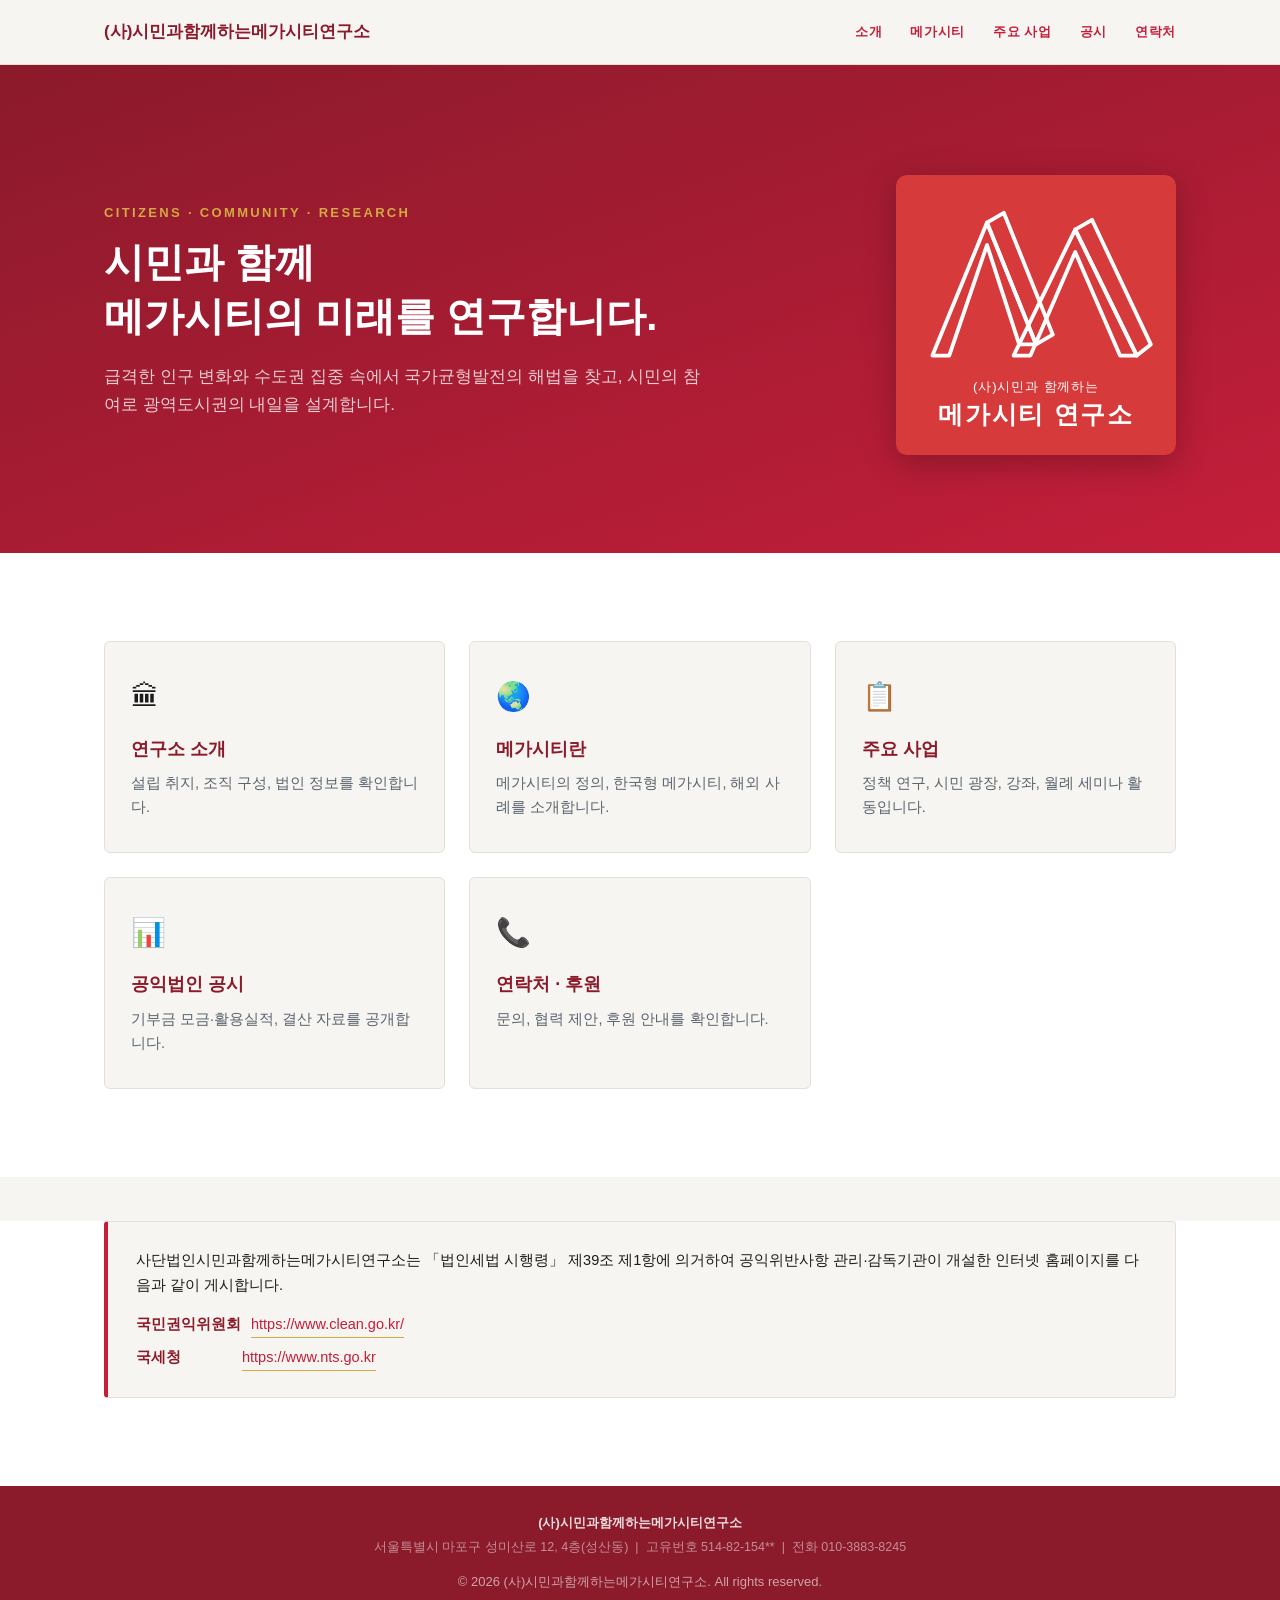
<file: index.html>
<!DOCTYPE html>
<html lang="ko">
<head>
<meta charset="UTF-8">
<meta name="viewport" content="width=device-width, initial-scale=1.0">
<title>(사)시민과함께하는메가시티연구소</title>
<meta name="description" content="국가균형발전과 광역도시권의 미래를 연구하는 비영리 사단법인. 메가시티 전략 연구, 시민 광장, 강좌, 월례세미나를 운영합니다.">
<link rel="stylesheet" href="css/style.css">
</head>
<body>

<header class="site-header">
  <div class="container header-inner">
    <a href="index.html" class="logo">(사)시민과함께하는메가시티연구소</a>
    <button class="menu-toggle" aria-label="메뉴 열기">☰</button><nav class="main-nav">
      <a href="about.html">소개</a>
      <a href="megacity.html">메가시티</a>
      <a href="work.html">주요 사업</a>
      <a href="disclosure.html">공시</a>
      <a href="contact.html">연락처</a>
    </nav>
  </div>
</header>

<section class="hero">
  <div class="container hero-flex">
    <div class="hero-text">
      <p class="eyebrow">CITIZENS · COMMUNITY · RESEARCH</p>
      <h1>시민과 함께<br>메가시티의 미래를 연구합니다.</h1>
      <p class="hero-desc">급격한 인구 변화와 수도권 집중 속에서 국가균형발전의 해법을 찾고, 시민의 참여로 광역도시권의 내일을 설계합니다.</p>
    </div>
    <div class="hero-logo">
      <img src="logo.svg" alt="(사)시민과함께하는메가시티연구소 로고" width="300">
    </div>
  </div>
</section>

<!-- ━━━ 카테고리 오버뷰 ━━━ -->
<section class="section categories">
  <div class="container">
    <div class="cat-grid">

      <a href="about.html" class="cat-card">
        <span class="cat-icon">🏛</span>
        <h3>연구소 소개</h3>
        <p>설립 취지, 조직 구성, 법인 정보를 확인합니다.</p>
      </a>

      <a href="megacity.html" class="cat-card">
        <span class="cat-icon">🌏</span>
        <h3>메가시티란</h3>
        <p>메가시티의 정의, 한국형 메가시티, 해외 사례를 소개합니다.</p>
      </a>

      <a href="work.html" class="cat-card">
        <span class="cat-icon">📋</span>
        <h3>주요 사업</h3>
        <p>정책 연구, 시민 광장, 강좌, 월례 세미나 활동입니다.</p>
      </a>

      <a href="disclosure.html" class="cat-card">
        <span class="cat-icon">📊</span>
        <h3>공익법인 공시</h3>
        <p>기부금 모금·활용실적, 결산 자료를 공개합니다.</p>
      </a>

      <a href="contact.html" class="cat-card">
        <span class="cat-icon">📞</span>
        <h3>연락처 · 후원</h3>
        <p>문의, 협력 제안, 후원 안내를 확인합니다.</p>
      </a>

    </div>
  </div>
</section>

<!-- ━━━ 법정 공시 고지 ━━━ -->
<section class="section transparency" style="padding-top:0;">
  <div class="container">
    <div class="disclosure-notice">
      <p>
        사단법인시민과함께하는메가시티연구소는 「법인세법 시행령」 제39조 제1항에 의거하여
        공익위반사항 관리·감독기관이 개설한 인터넷 홈페이지를 다음과 같이 게시합니다.
      </p>
      <ul class="disclosure-links">
        <li>
          <span class="disclosure-label">국민권익위원회</span>
          <a href="https://www.clean.go.kr/" target="_blank" rel="noopener noreferrer">https://www.clean.go.kr/</a>
        </li>
        <li>
          <span class="disclosure-label">국세청</span>
          <a href="https://www.nts.go.kr" target="_blank" rel="noopener noreferrer">https://www.nts.go.kr</a>
        </li>
      </ul>
    </div>
  </div>
</section>

<footer class="site-footer">
  <div class="container footer-inner">
    <p class="footer-org">(사)시민과함께하는메가시티연구소</p>
    <p class="footer-addr">서울특별시 마포구 성미산로 12, 4층(성산동) &nbsp;|&nbsp; 고유번호 514-82-154** &nbsp;|&nbsp; 전화 010-3883-8245</p>
    <p>&copy; 2026 (사)시민과함께하는메가시티연구소. All rights reserved.</p>
  </div>
</footer>

<script>document.querySelector(".menu-toggle").addEventListener("click",function(){document.querySelector(".main-nav").classList.toggle("open");this.textContent=this.textContent==="☰"?"✕":"☰"});</script>
</body>
</html>
</file>
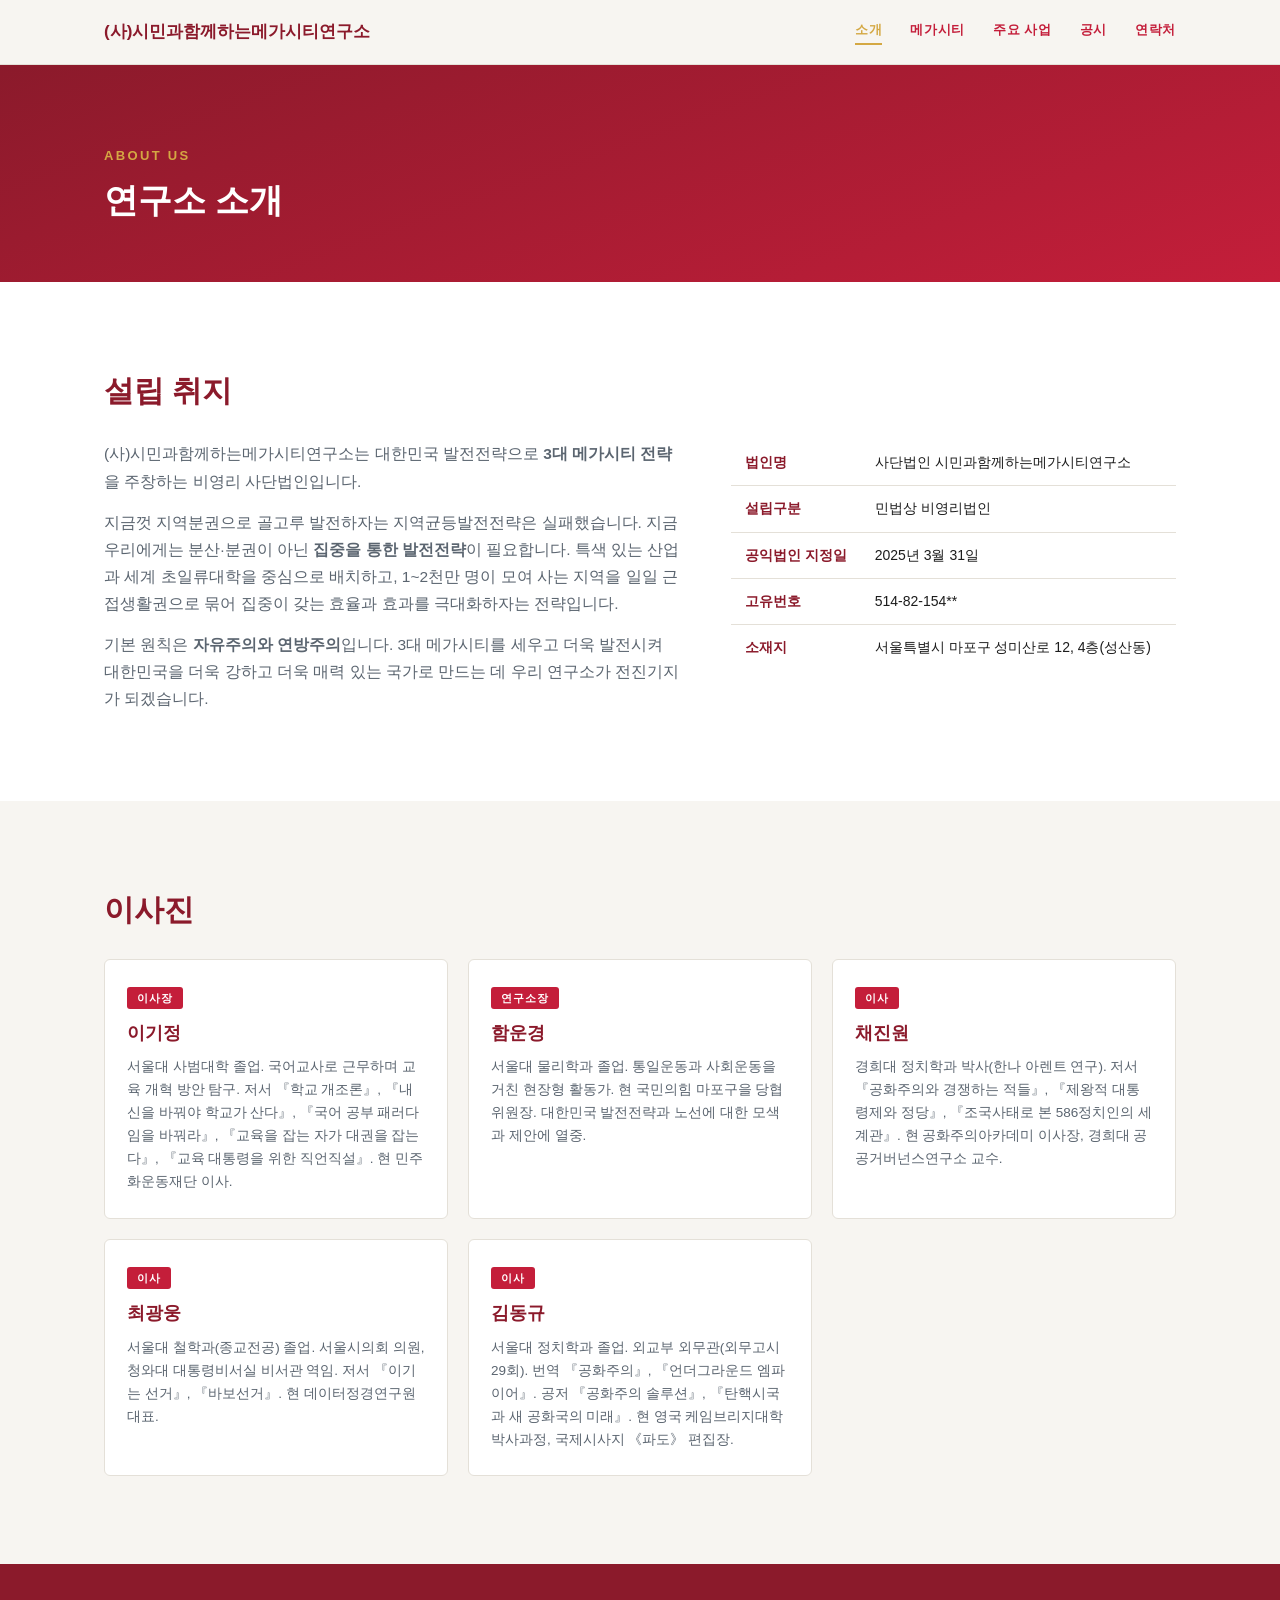
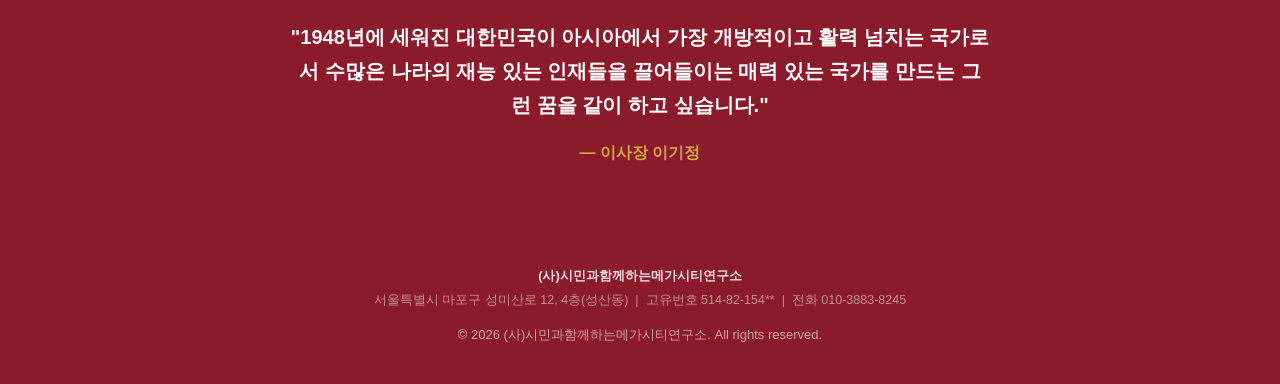
<file: about.html>
<!DOCTYPE html>
<html lang="ko">
<head>
<meta charset="UTF-8">
<meta name="viewport" content="width=device-width, initial-scale=1.0">
<title>연구소 소개 | (사)시민과함께하는메가시티연구소</title>
<meta name="description" content="(사)시민과함께하는메가시티연구소의 설립 취지, 이사진, 법인 정보를 소개합니다.">
<link rel="stylesheet" href="css/style.css">
</head>
<body>
<header class="site-header"><div class="container header-inner"><a href="index.html" class="logo">(사)시민과함께하는메가시티연구소</a><button class="menu-toggle" aria-label="메뉴 열기">☰</button><nav class="main-nav"><a href="about.html" class="active">소개</a><a href="megacity.html">메가시티</a><a href="work.html">주요 사업</a><a href="disclosure.html">공시</a><a href="contact.html">연락처</a></nav></div></header>

<section class="page-hero"><div class="container"><p class="eyebrow">ABOUT US</p><h1>연구소 소개</h1></div></section>

<section class="section about">
  <div class="container">
    <h2>설립 취지</h2>
    <div class="about-content">
      <div class="about-text">
        <p>(사)시민과함께하는메가시티연구소는 대한민국 발전전략으로 <strong>3대 메가시티 전략</strong>을 주창하는 비영리 사단법인입니다.</p>
        <p>지금껏 지역분권으로 골고루 발전하자는 지역균등발전전략은 실패했습니다. 지금 우리에게는 분산·분권이 아닌 <strong>집중을 통한 발전전략</strong>이 필요합니다. 특색 있는 산업과 세계 초일류대학을 중심으로 배치하고, 1~2천만 명이 모여 사는 지역을 일일 근접생활권으로 묶어 집중이 갖는 효율과 효과를 극대화하자는 전략입니다.</p>
        <p>기본 원칙은 <strong>자유주의와 연방주의</strong>입니다. 3대 메가시티를 세우고 더욱 발전시켜 대한민국을 더욱 강하고 더욱 매력 있는 국가로 만드는 데 우리 연구소가 전진기지가 되겠습니다.</p>
      </div>
      <div class="about-info">
        <table class="info-table">
          <tbody>
            <tr><th>법인명</th><td>사단법인 시민과함께하는메가시티연구소</td></tr>
            <tr><th>설립구분</th><td>민법상 비영리법인</td></tr>
            <tr><th>공익법인 지정일</th><td>2025년 3월 31일</td></tr>
            <tr><th>고유번호</th><td>514-82-154**</td></tr>
            <tr><th>소재지</th><td>서울특별시 마포구 성미산로 12, 4층(성산동)</td></tr>
          </tbody>
        </table>
      </div>
    </div>
  </div>
</section>

<section class="section" style="background:var(--paper);">
  <div class="container">
    <h2>이사진</h2>
    <div class="team-grid">
      <div class="team-card"><span class="team-role">이사장</span><h3>이기정</h3><p>서울대 사범대학 졸업. 국어교사로 근무하며 교육 개혁 방안 탐구. 저서 『학교 개조론』, 『내신을 바꿔야 학교가 산다』, 『국어 공부 패러다임을 바꿔라』, 『교육을 잡는 자가 대권을 잡는다』, 『교육 대통령을 위한 직언직설』. 현 민주화운동재단 이사.</p></div>
      <div class="team-card"><span class="team-role">연구소장</span><h3>함운경</h3><p>서울대 물리학과 졸업. 통일운동과 사회운동을 거친 현장형 활동가. 현 국민의힘 마포구을 당협위원장. 대한민국 발전전략과 노선에 대한 모색과 제안에 열중.</p></div>
      <div class="team-card"><span class="team-role">이사</span><h3>채진원</h3><p>경희대 정치학과 박사(한나 아렌트 연구). 저서 『공화주의와 경쟁하는 적들』, 『제왕적 대통령제와 정당』, 『조국사태로 본 586정치인의 세계관』. 현 공화주의아카데미 이사장, 경희대 공공거버넌스연구소 교수.</p></div>
      <div class="team-card"><span class="team-role">이사</span><h3>최광웅</h3><p>서울대 철학과(종교전공) 졸업. 서울시의회 의원, 청와대 대통령비서실 비서관 역임. 저서 『이기는 선거』, 『바보선거』. 현 데이터정경연구원 대표.</p></div>
      <div class="team-card"><span class="team-role">이사</span><h3>김동규</h3><p>서울대 정치학과 졸업. 외교부 외무관(외무고시 29회). 번역 『공화주의』, 『언더그라운드 엠파이어』. 공저 『공화주의 솔루션』, 『탄핵시국과 새 공화국의 미래』. 현 영국 케임브리지대학 박사과정, 국제시사지 《파도》 편집장.</p></div>
    </div>
  </div>
</section>

<section class="section vision-section">
  <div class="container">
    <blockquote class="vision-quote">"1948년에 세워진 대한민국이 아시아에서 가장 개방적이고 활력 넘치는 국가로서 수많은 나라의 재능 있는 인재들을 끌어들이는 매력 있는 국가를 만드는 그런 꿈을 같이 하고 싶습니다."</blockquote>
    <p class="vision-author">— 이사장 이기정</p>
  </div>
</section>

<footer class="site-footer"><div class="container footer-inner"><p class="footer-org">(사)시민과함께하는메가시티연구소</p><p class="footer-addr">서울특별시 마포구 성미산로 12, 4층(성산동) &nbsp;|&nbsp; 고유번호 514-82-154** &nbsp;|&nbsp; 전화 010-3883-8245</p><p>&copy; 2026 (사)시민과함께하는메가시티연구소. All rights reserved.</p></div></footer>
<script>document.querySelector(".menu-toggle").addEventListener("click",function(){document.querySelector(".main-nav").classList.toggle("open");this.textContent=this.textContent==="☰"?"✕":"☰"});</script>
</body>
</html>
</file>
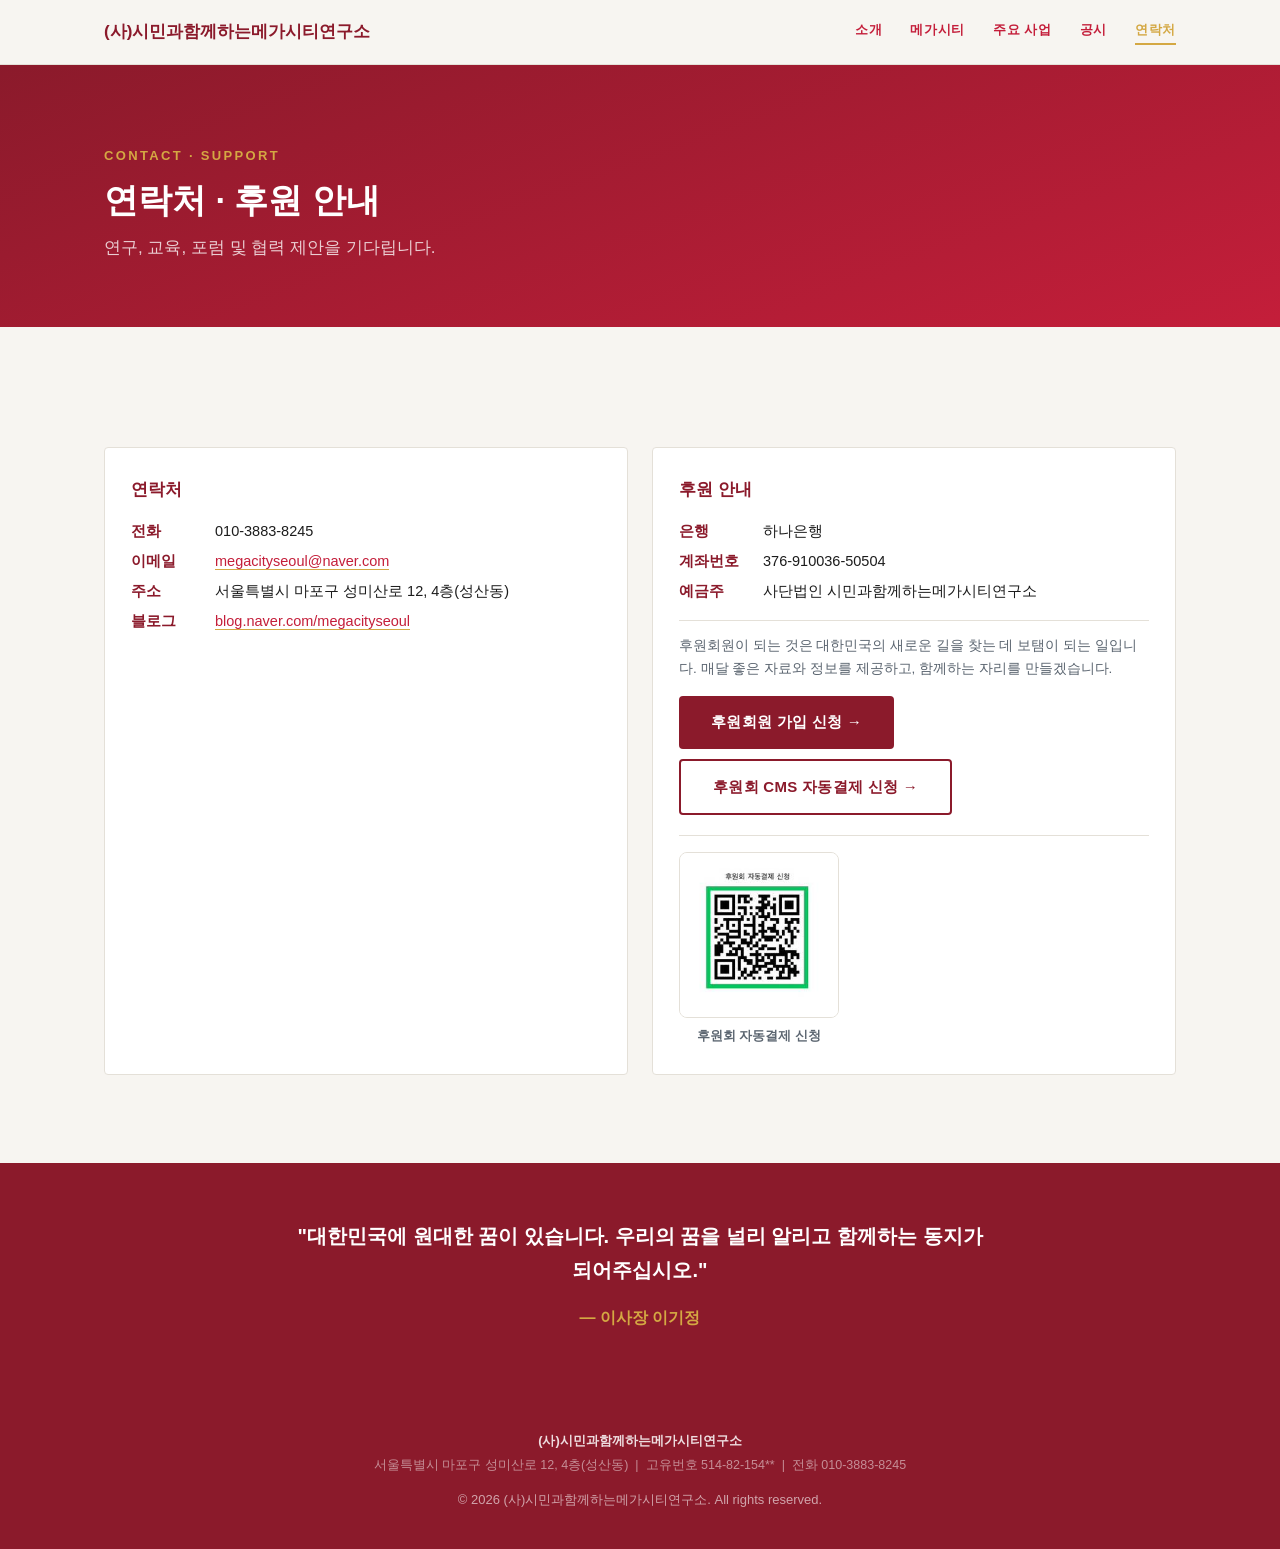
<file: contact.html>
<!DOCTYPE html>
<html lang="ko">
<head>
<meta charset="UTF-8">
<meta name="viewport" content="width=device-width, initial-scale=1.0">
<title>연락처 · 후원 | (사)시민과함께하는메가시티연구소</title>
<meta name="description" content="(사)시민과함께하는메가시티연구소 연락처, 후원 안내, 후원회원 가입 방법입니다.">
<link rel="stylesheet" href="css/style.css">
</head>
<body>
<header class="site-header"><div class="container header-inner"><a href="index.html" class="logo">(사)시민과함께하는메가시티연구소</a><button class="menu-toggle" aria-label="메뉴 열기">☰</button><nav class="main-nav"><a href="about.html">소개</a><a href="megacity.html">메가시티</a><a href="work.html">주요 사업</a><a href="disclosure.html">공시</a><a href="contact.html" class="active">연락처</a></nav></div></header>

<section class="page-hero"><div class="container"><p class="eyebrow">CONTACT · SUPPORT</p><h1>연락처 · 후원 안내</h1><p class="hero-desc">연구, 교육, 포럼 및 협력 제안을 기다립니다.</p></div></section>

<section class="section" style="background:var(--paper);">
  <div class="container">
    <div class="contact-grid">
      <div class="contact-card">
        <h3>연락처</h3>
        <dl class="contact-dl">
          <dt>전화</dt><dd>010-3883-8245</dd>
          <dt>이메일</dt><dd><a href="mailto:megacityseoul@naver.com">megacityseoul@naver.com</a></dd>
          <dt>주소</dt><dd>서울특별시 마포구 성미산로 12, 4층(성산동)</dd>
          <dt>블로그</dt><dd><a href="https://blog.naver.com/megacityseoul" target="_blank" rel="noopener">blog.naver.com/megacityseoul</a></dd>
        </dl>
      </div>
      <div class="contact-card">
        <h3>후원 안내</h3>
        <dl class="contact-dl">
          <dt>은행</dt><dd>하나은행</dd>
          <dt>계좌번호</dt><dd>376-910036-50504</dd>
          <dt>예금주</dt><dd>사단법인 시민과함께하는메가시티연구소</dd>
        </dl>
        <p class="contact-note">후원회원이 되는 것은 대한민국의 새로운 길을 찾는 데 보탬이 되는 일입니다. 매달 좋은 자료와 정보를 제공하고, 함께하는 자리를 만들겠습니다.</p>
        <div class="support-buttons">
          <a href="https://naver.me/5EnTiPlQ" target="_blank" rel="noopener" class="download-button">후원회원 가입 신청 &rarr;</a>
          <a href="https://view.hyosungcms.co.kr/simple-agreement/payer-regist" target="_blank" rel="noopener" class="download-button btn-outline">후원회 CMS 자동결제 신청 &rarr;</a>
        </div>
        <div class="qr-codes">
          <div class="qr-item">
            <img src="img/qr-cms.jpg" alt="후원회 CMS 자동결제 QR코드" width="160">
            <span>후원회 자동결제 신청</span>
          </div>
        </div>
      </div>
    </div>
  </div>
</section>

<section class="vision-section section">
  <div class="container">
    <blockquote class="vision-quote">"대한민국에 원대한 꿈이 있습니다. 우리의 꿈을 널리 알리고 함께하는 동지가 되어주십시오."</blockquote>
    <p class="vision-author">— 이사장 이기정</p>
  </div>
</section>

<footer class="site-footer"><div class="container footer-inner"><p class="footer-org">(사)시민과함께하는메가시티연구소</p><p class="footer-addr">서울특별시 마포구 성미산로 12, 4층(성산동) &nbsp;|&nbsp; 고유번호 514-82-154** &nbsp;|&nbsp; 전화 010-3883-8245</p><p>&copy; 2026 (사)시민과함께하는메가시티연구소. All rights reserved.</p></div></footer>
<script>document.querySelector(".menu-toggle").addEventListener("click",function(){document.querySelector(".main-nav").classList.toggle("open");this.textContent=this.textContent==="☰"?"✕":"☰"});</script>
</body>
</html>
</file>
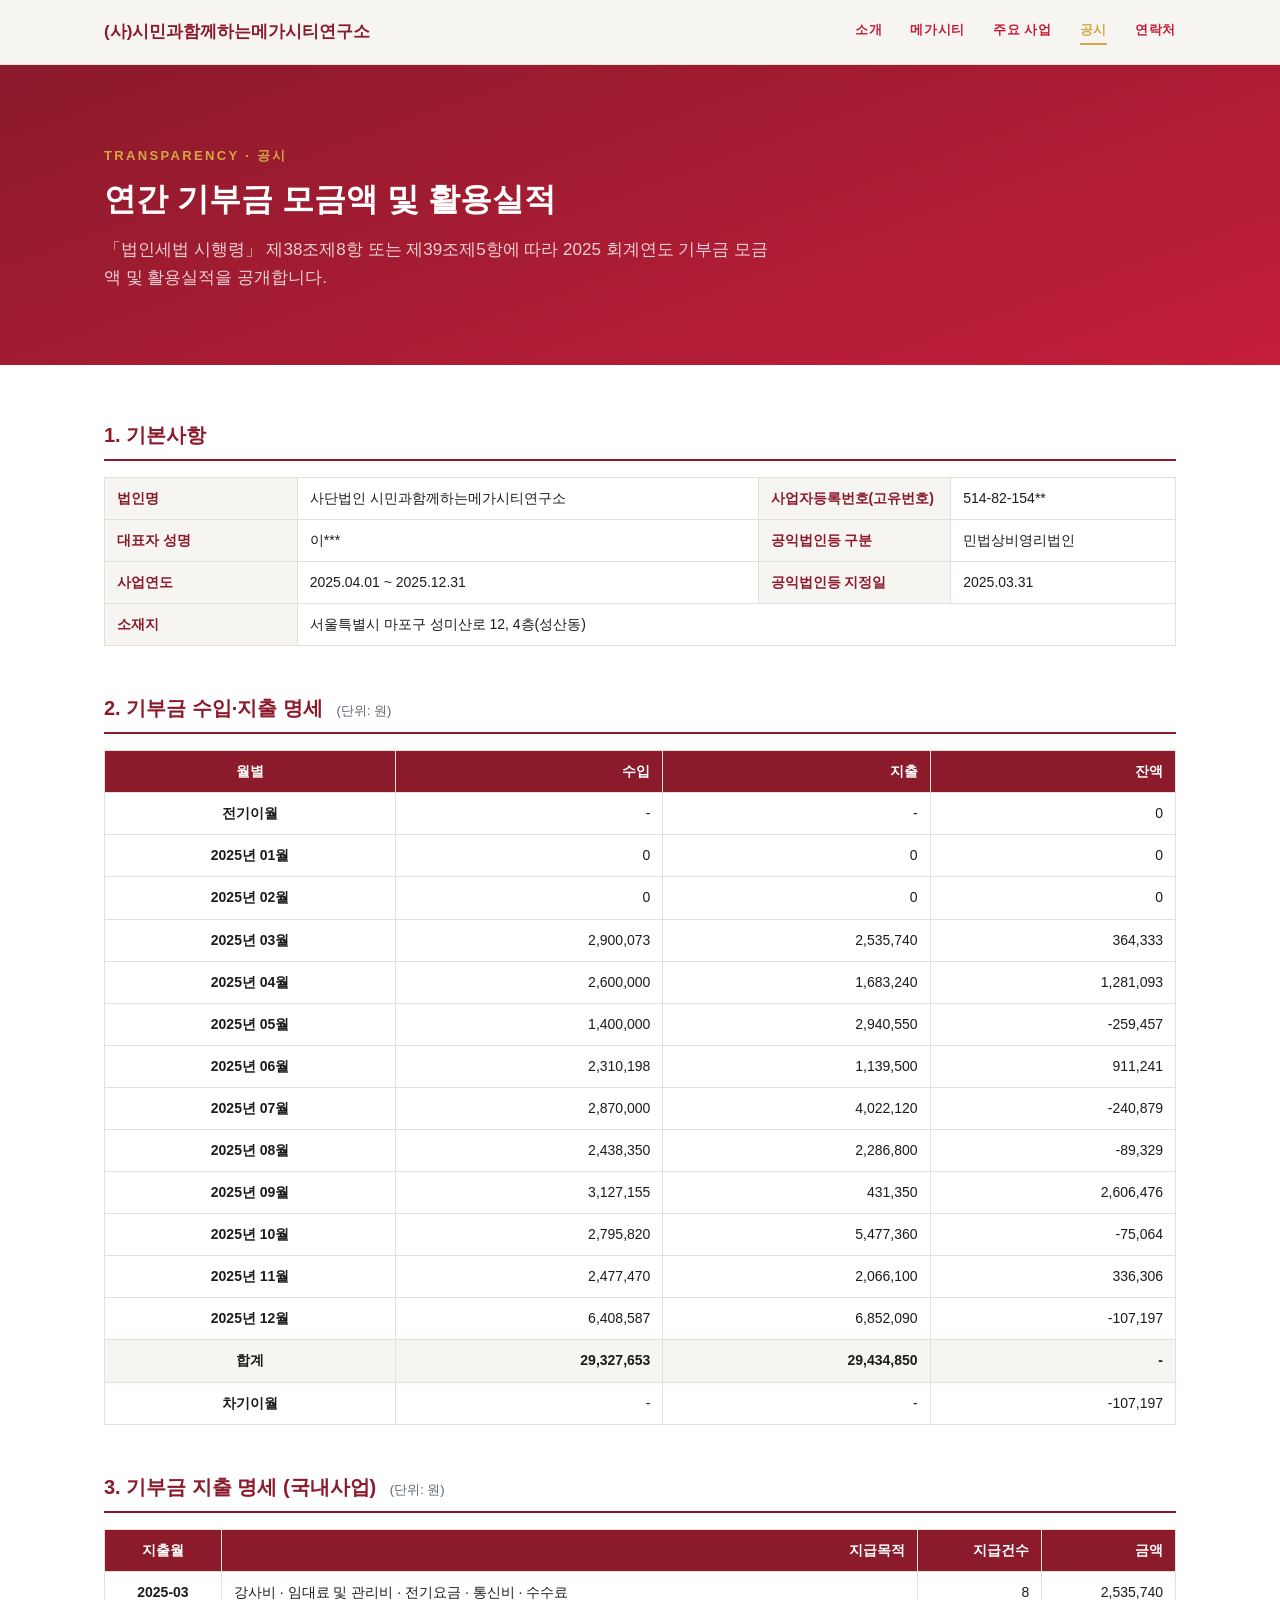
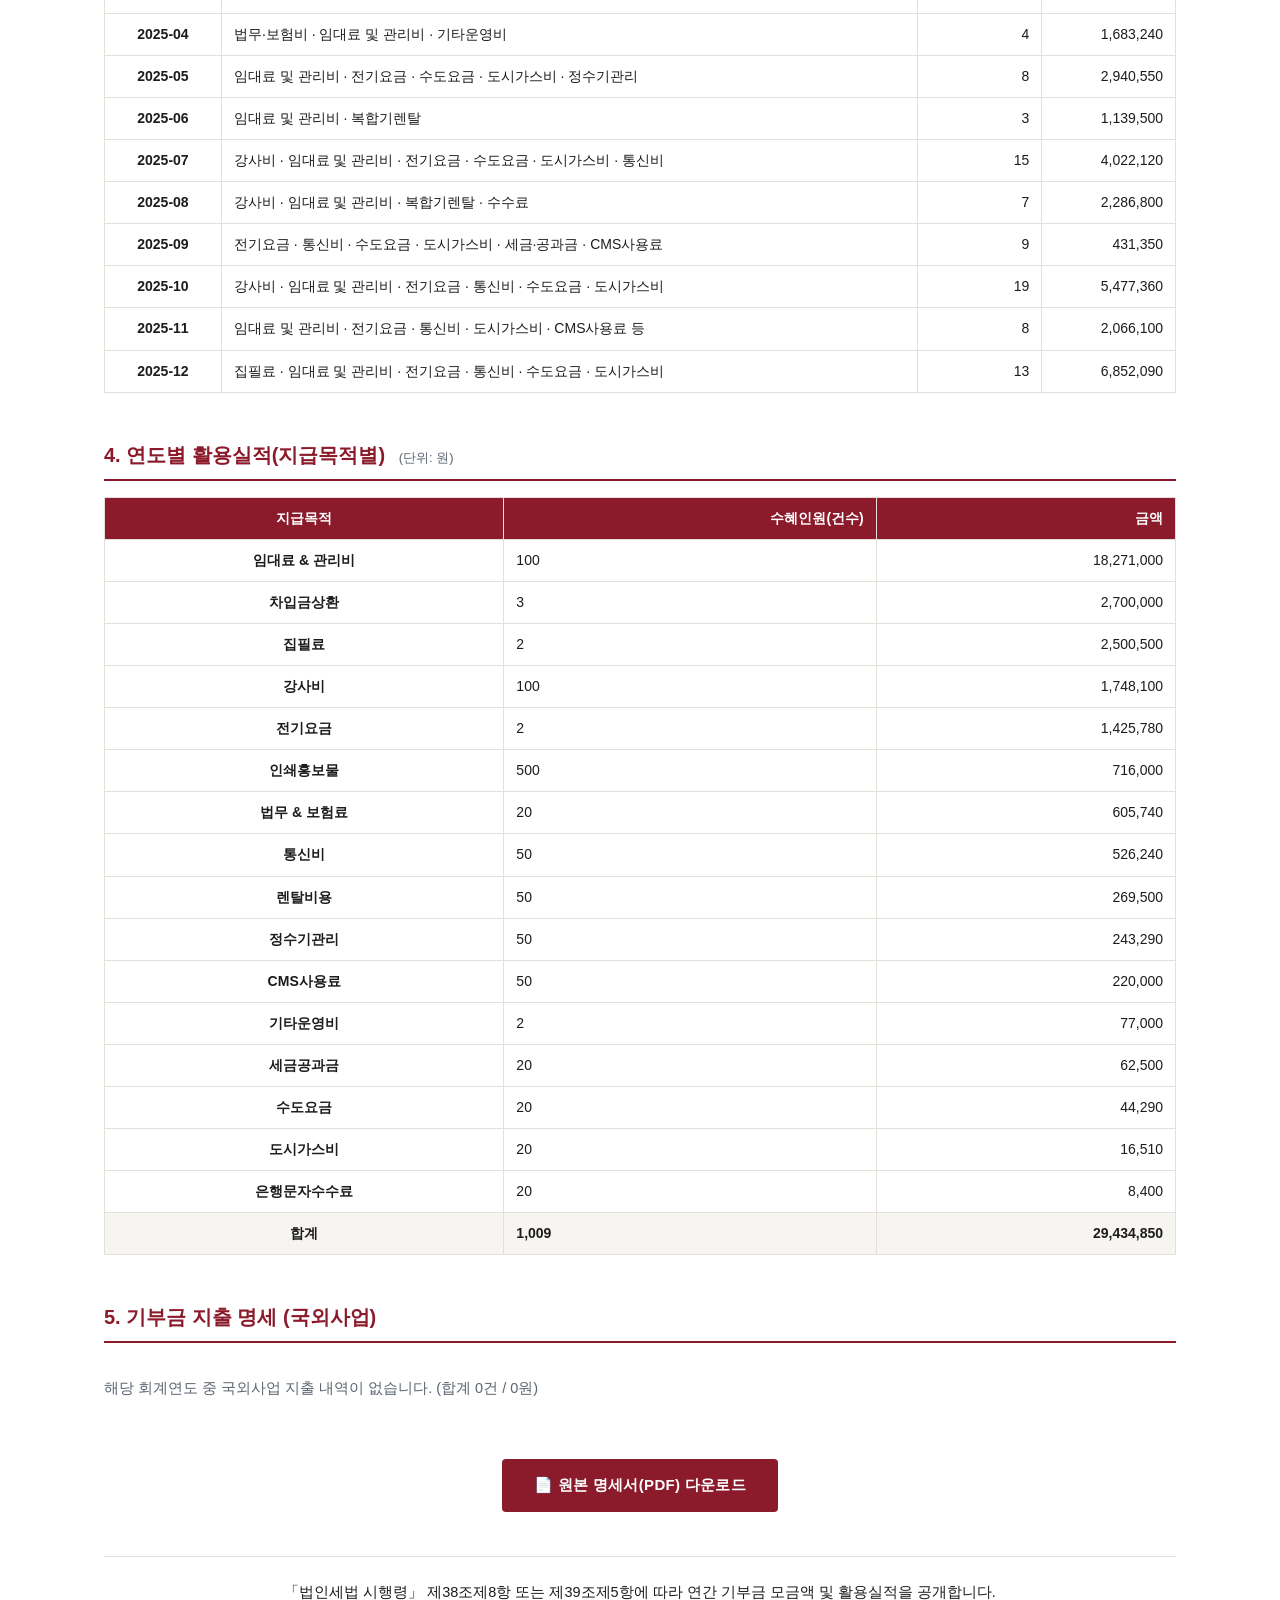
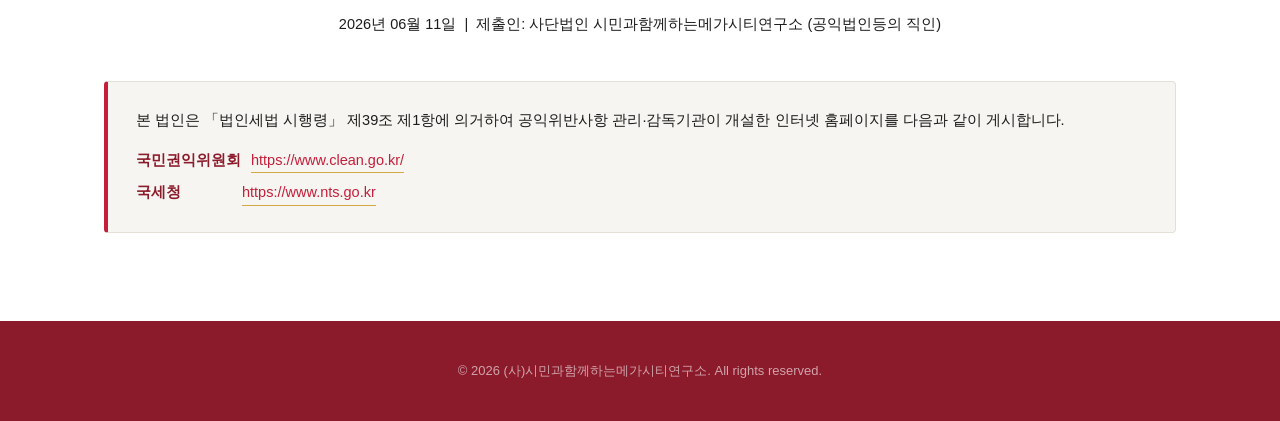
<file: disclosure.html>
<!DOCTYPE html>
<html lang="ko">
<head>
<meta charset="UTF-8">
<meta name="viewport" content="width=device-width, initial-scale=1.0">
<title>기부금 공시 | (사)시민과함께하는메가시티연구소</title>
<meta name="description" content="사단법인 시민과함께하는메가시티연구소의 2025 회계연도 기부금 모금액 및 활용실적 공시입니다.">
<link rel="stylesheet" href="css/style.css">
</head>
<body>

<header class="site-header">
  <div class="container header-inner">
    <a href="index.html" class="logo">(사)시민과함께하는메가시티연구소</a>
    <button class="menu-toggle" aria-label="메뉴 열기">☰</button><nav class="main-nav">
      <a href="about.html">소개</a>
      <a href="megacity.html">메가시티</a>
      <a href="work.html">주요 사업</a>
      <a href="disclosure.html" class="active">공시</a>
      <a href="contact.html">연락처</a>
    </nav>
  </div>
</header>

<section class="disclosure-hero">
  <div class="container">
    <p class="eyebrow">TRANSPARENCY · 공시</p>
    <h1>연간 기부금 모금액 및 활용실적</h1>
    <p class="hero-desc">
      「법인세법 시행령」 제38조제8항 또는 제39조제5항에 따라
      2025 회계연도 기부금 모금액 및 활용실적을 공개합니다.
    </p>
  </div>
</section>

<section class="section disclosure-body">
  <div class="container">

    <h2 class="dsc-h2">1. 기본사항</h2>
    <table class="dsc-table dsc-basic">
      <tbody>
        <tr><th>법인명</th><td>사단법인 시민과함께하는메가시티연구소</td>
            <th>사업자등록번호(고유번호)</th><td>514-82-154**</td></tr>
        <tr><th>대표자 성명</th><td>이***</td>
            <th>공익법인등 구분</th><td>민법상비영리법인</td></tr>
        <tr><th>사업연도</th><td>2025.04.01 ~ 2025.12.31</td>
            <th>공익법인등 지정일</th><td>2025.03.31</td></tr>
        <tr><th>소재지</th><td colspan="3">서울특별시 마포구 성미산로 12, 4층(성산동)</td></tr>
      </tbody>
    </table>

    <h2 class="dsc-h2">2. 기부금 수입·지출 명세 <span class="dsc-unit">(단위: 원)</span></h2>
    <div class="table-scroll">
      <table class="dsc-table dsc-monthly">
        <thead>
          <tr><th>월별</th><th>수입</th><th>지출</th><th>잔액</th></tr>
        </thead>
        <tbody>
          <tr><td>전기이월</td><td>-</td><td>-</td><td>0</td></tr>
          <tr><td>2025년 01월</td><td>0</td><td>0</td><td>0</td></tr>
          <tr><td>2025년 02월</td><td>0</td><td>0</td><td>0</td></tr>
          <tr><td>2025년 03월</td><td>2,900,073</td><td>2,535,740</td><td>364,333</td></tr>
          <tr><td>2025년 04월</td><td>2,600,000</td><td>1,683,240</td><td>1,281,093</td></tr>
          <tr><td>2025년 05월</td><td>1,400,000</td><td>2,940,550</td><td>-259,457</td></tr>
          <tr><td>2025년 06월</td><td>2,310,198</td><td>1,139,500</td><td>911,241</td></tr>
          <tr><td>2025년 07월</td><td>2,870,000</td><td>4,022,120</td><td>-240,879</td></tr>
          <tr><td>2025년 08월</td><td>2,438,350</td><td>2,286,800</td><td>-89,329</td></tr>
          <tr><td>2025년 09월</td><td>3,127,155</td><td>431,350</td><td>2,606,476</td></tr>
          <tr><td>2025년 10월</td><td>2,795,820</td><td>5,477,360</td><td>-75,064</td></tr>
          <tr><td>2025년 11월</td><td>2,477,470</td><td>2,066,100</td><td>336,306</td></tr>
          <tr><td>2025년 12월</td><td>6,408,587</td><td>6,852,090</td><td>-107,197</td></tr>
          <tr class="dsc-total"><td>합계</td><td>29,327,653</td><td>29,434,850</td><td>-</td></tr>
          <tr><td>차기이월</td><td>-</td><td>-</td><td>-107,197</td></tr>
        </tbody>
      </table>
    </div>

    <h2 class="dsc-h2">3. 기부금 지출 명세 (국내사업) <span class="dsc-unit">(단위: 원)</span></h2>
    <div class="table-scroll">
      <table class="dsc-table dsc-monthly dsc-purpose">
        <thead>
          <tr><th>지출월</th><th>지급목적</th><th>지급건수</th><th>금액</th></tr>
        </thead>
        <tbody>
          <tr><td>2025-03</td><td>강사비 · 임대료 및 관리비 · 전기요금 · 통신비 · 수수료</td><td>8</td><td>2,535,740</td></tr>
          <tr><td>2025-04</td><td>법무·보험비 · 임대료 및 관리비 · 기타운영비</td><td>4</td><td>1,683,240</td></tr>
          <tr><td>2025-05</td><td>임대료 및 관리비 · 전기요금 · 수도요금 · 도시가스비 · 정수기관리</td><td>8</td><td>2,940,550</td></tr>
          <tr><td>2025-06</td><td>임대료 및 관리비 · 복합기렌탈</td><td>3</td><td>1,139,500</td></tr>
          <tr><td>2025-07</td><td>강사비 · 임대료 및 관리비 · 전기요금 · 수도요금 · 도시가스비 · 통신비</td><td>15</td><td>4,022,120</td></tr>
          <tr><td>2025-08</td><td>강사비 · 임대료 및 관리비 · 복합기렌탈 · 수수료</td><td>7</td><td>2,286,800</td></tr>
          <tr><td>2025-09</td><td>전기요금 · 통신비 · 수도요금 · 도시가스비 · 세금·공과금 · CMS사용료</td><td>9</td><td>431,350</td></tr>
          <tr><td>2025-10</td><td>강사비 · 임대료 및 관리비 · 전기요금 · 통신비 · 수도요금 · 도시가스비</td><td>19</td><td>5,477,360</td></tr>
          <tr><td>2025-11</td><td>임대료 및 관리비 · 전기요금 · 통신비 · 도시가스비 · CMS사용료 등</td><td>8</td><td>2,066,100</td></tr>
          <tr><td>2025-12</td><td>집필료 · 임대료 및 관리비 · 전기요금 · 통신비 · 수도요금 · 도시가스비</td><td>13</td><td>6,852,090</td></tr>
        </tbody>
      </table>
    </div>

    <h2 class="dsc-h2">4. 연도별 활용실적(지급목적별) <span class="dsc-unit">(단위: 원)</span></h2>
    <div class="table-scroll">
      <table class="dsc-table dsc-monthly dsc-purpose">
        <thead>
          <tr><th>지급목적</th><th>수혜인원(건수)</th><th>금액</th></tr>
        </thead>
        <tbody>
          <tr><td>임대료 &amp; 관리비</td><td>100</td><td>18,271,000</td></tr>
          <tr><td>차입금상환</td><td>3</td><td>2,700,000</td></tr>
          <tr><td>집필료</td><td>2</td><td>2,500,500</td></tr>
          <tr><td>강사비</td><td>100</td><td>1,748,100</td></tr>
          <tr><td>전기요금</td><td>2</td><td>1,425,780</td></tr>
          <tr><td>인쇄홍보물</td><td>500</td><td>716,000</td></tr>
          <tr><td>법무 &amp; 보험료</td><td>20</td><td>605,740</td></tr>
          <tr><td>통신비</td><td>50</td><td>526,240</td></tr>
          <tr><td>렌탈비용</td><td>50</td><td>269,500</td></tr>
          <tr><td>정수기관리</td><td>50</td><td>243,290</td></tr>
          <tr><td>CMS사용료</td><td>50</td><td>220,000</td></tr>
          <tr><td>기타운영비</td><td>2</td><td>77,000</td></tr>
          <tr><td>세금공과금</td><td>20</td><td>62,500</td></tr>
          <tr><td>수도요금</td><td>20</td><td>44,290</td></tr>
          <tr><td>도시가스비</td><td>20</td><td>16,510</td></tr>
          <tr><td>은행문자수수료</td><td>20</td><td>8,400</td></tr>
          <tr class="dsc-total"><td>합계</td><td>1,009</td><td>29,434,850</td></tr>
        </tbody>
      </table>
    </div>

    <h2 class="dsc-h2">5. 기부금 지출 명세 (국외사업)</h2>
    <p class="dsc-none">해당 회계연도 중 국외사업 지출 내역이 없습니다. (합계 0건 / 0원)</p>

    <div class="dsc-download">
      <a href="disclosure-2025.pdf" download class="download-button">📄 원본 명세서(PDF) 다운로드</a>
    </div>

    <div class="dsc-certify">
      <p>
        「법인세법 시행령」 제38조제8항 또는 제39조제5항에 따라 연간 기부금 모금액 및 활용실적을 공개합니다.
      </p>
      <p class="dsc-certify-meta">2026년 06월 11일 &nbsp;|&nbsp; 제출인: 사단법인 시민과함께하는메가시티연구소 (공익법인등의 직인)</p>
    </div>

    <div class="disclosure-notice">
      <p>
        본 법인은 「법인세법 시행령」 제39조 제1항에 의거하여
        공익위반사항 관리·감독기관이 개설한 인터넷 홈페이지를 다음과 같이 게시합니다.
      </p>
      <ul class="disclosure-links">
        <li>
          <span class="disclosure-label">국민권익위원회</span>
          <a href="https://www.clean.go.kr/" target="_blank" rel="noopener noreferrer">https://www.clean.go.kr/</a>
        </li>
        <li>
          <span class="disclosure-label">국세청</span>
          <a href="https://www.nts.go.kr" target="_blank" rel="noopener noreferrer">https://www.nts.go.kr</a>
        </li>
      </ul>
    </div>

  </div>
</section>

<footer class="site-footer">
  <div class="container">
    <p>&copy; 2026 (사)시민과함께하는메가시티연구소. All rights reserved.</p>
  </div>
</footer>

<script>document.querySelector(".menu-toggle").addEventListener("click",function(){document.querySelector(".main-nav").classList.toggle("open");this.textContent=this.textContent==="☰"?"✕":"☰"});</script>
</body>
</html>
</file>
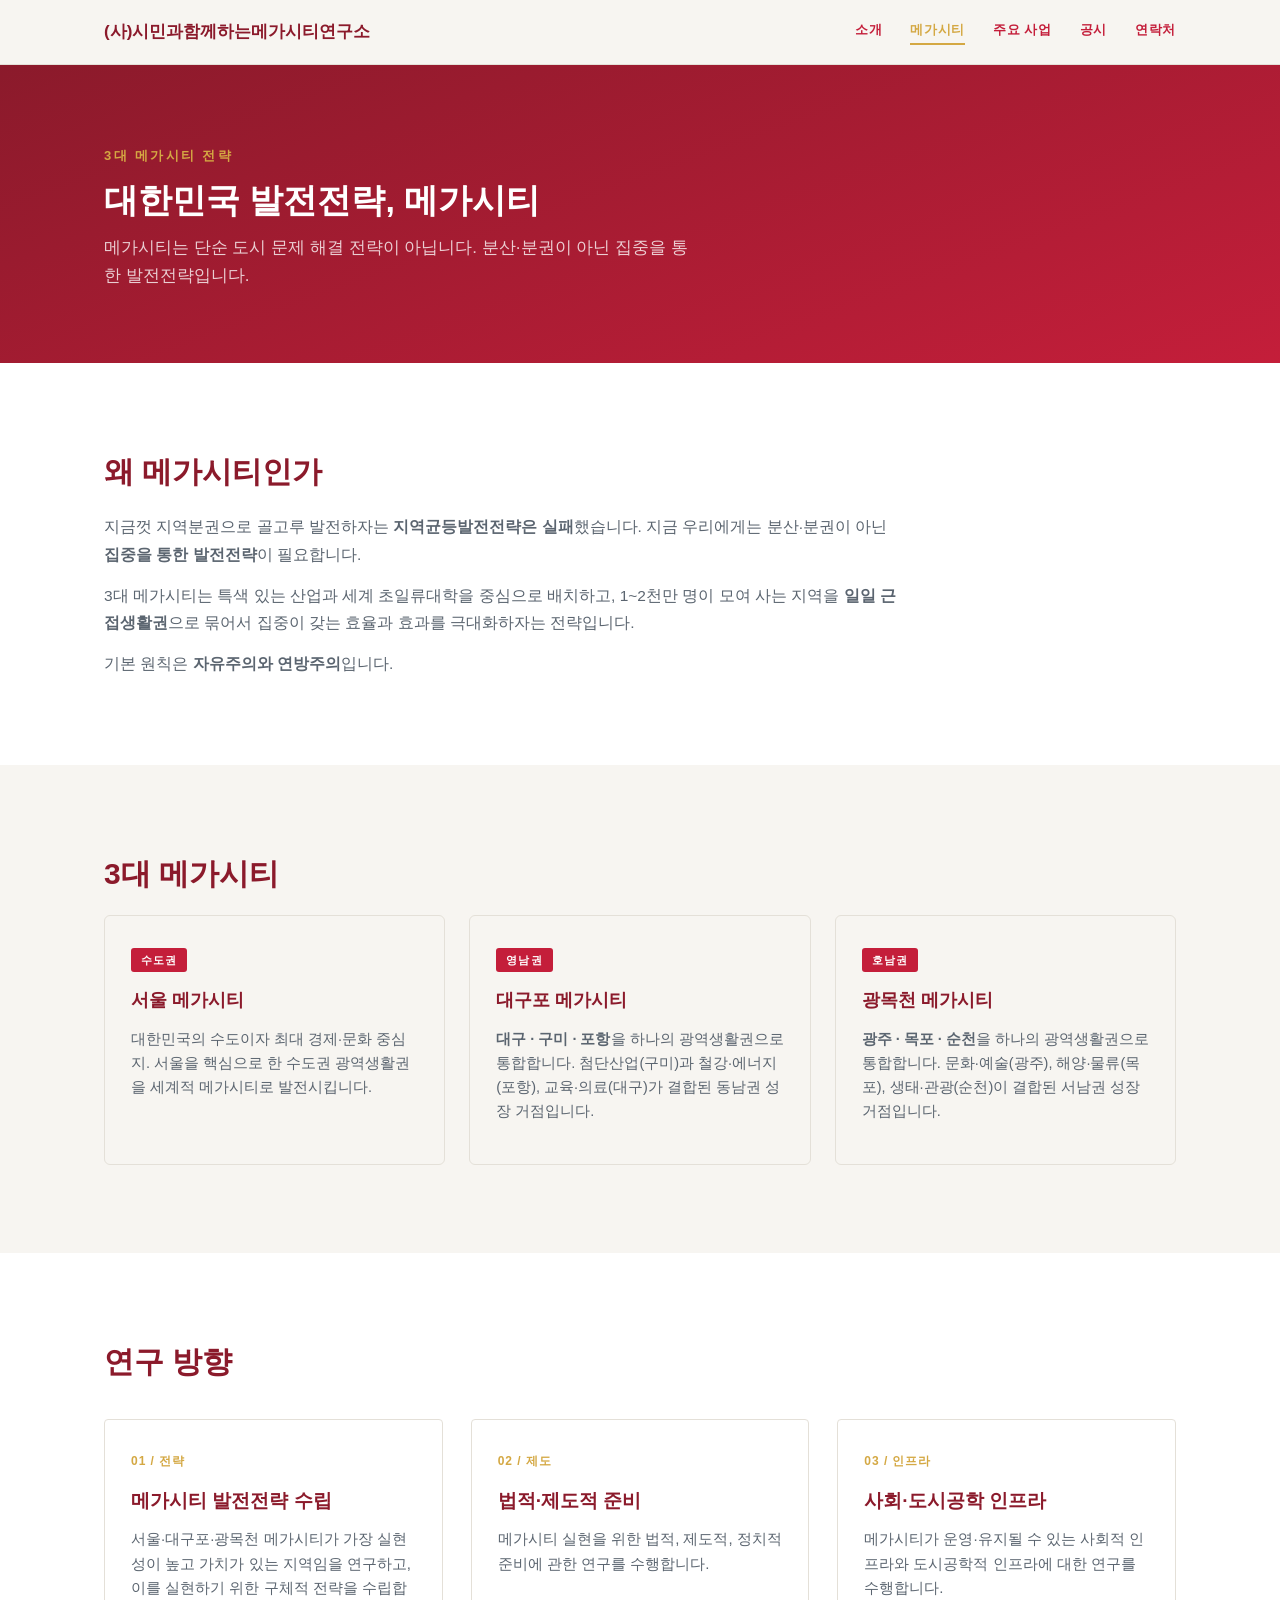
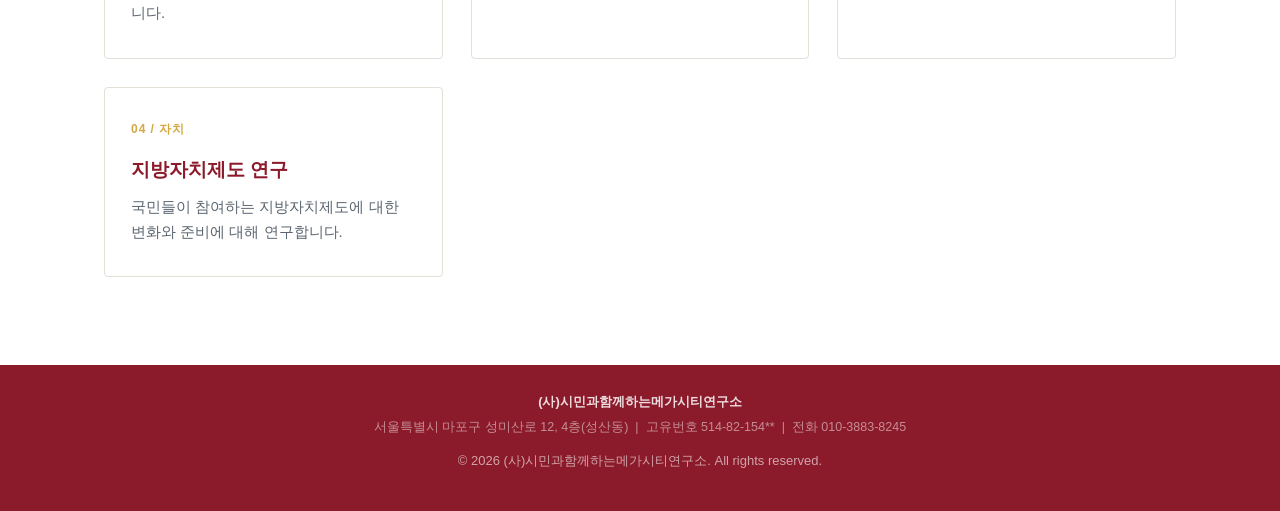
<file: megacity.html>
<!DOCTYPE html>
<html lang="ko">
<head>
<meta charset="UTF-8">
<meta name="viewport" content="width=device-width, initial-scale=1.0">
<title>3대 메가시티 전략 | (사)시민과함께하는메가시티연구소</title>
<meta name="description" content="서울 메가시티, 대구포 메가시티, 광목천 메가시티 — 집중을 통한 대한민국 발전전략을 소개합니다.">
<link rel="stylesheet" href="css/style.css">
</head>
<body>
<header class="site-header"><div class="container header-inner"><a href="index.html" class="logo">(사)시민과함께하는메가시티연구소</a><button class="menu-toggle" aria-label="메뉴 열기">☰</button><nav class="main-nav"><a href="about.html">소개</a><a href="megacity.html" class="active">메가시티</a><a href="work.html">주요 사업</a><a href="disclosure.html">공시</a><a href="contact.html">연락처</a></nav></div></header>

<section class="page-hero megacity-hero"><div class="container"><p class="eyebrow">3대 메가시티 전략</p><h1>대한민국 발전전략, 메가시티</h1><p class="hero-desc">메가시티는 단순 도시 문제 해결 전략이 아닙니다. 분산·분권이 아닌 집중을 통한 발전전략입니다.</p></div></section>

<section class="section" style="background:var(--white);">
  <div class="container">
    <h2>왜 메가시티인가</h2>
    <div class="about-text" style="max-width:800px;">
      <p>지금껏 지역분권으로 골고루 발전하자는 <strong>지역균등발전전략은 실패</strong>했습니다. 지금 우리에게는 분산·분권이 아닌 <strong>집중을 통한 발전전략</strong>이 필요합니다.</p>
      <p>3대 메가시티는 특색 있는 산업과 세계 초일류대학을 중심으로 배치하고, 1~2천만 명이 모여 사는 지역을 <strong>일일 근접생활권</strong>으로 묶어서 집중이 갖는 효율과 효과를 극대화하자는 전략입니다.</p>
      <p>기본 원칙은 <strong>자유주의와 연방주의</strong>입니다.</p>
    </div>
  </div>
</section>

<section class="section" style="background:var(--paper);">
  <div class="container">
    <h2>3대 메가시티</h2>
    <div class="mega-grid-light">
      <div class="mega-card-light"><span class="mega-label-light">수도권</span><h3>서울 메가시티</h3><p>대한민국의 수도이자 최대 경제·문화 중심지. 서울을 핵심으로 한 수도권 광역생활권을 세계적 메가시티로 발전시킵니다.</p></div>
      <div class="mega-card-light"><span class="mega-label-light">영남권</span><h3>대구포 메가시티</h3><p><strong>대구 · 구미 · 포항</strong>을 하나의 광역생활권으로 통합합니다. 첨단산업(구미)과 철강·에너지(포항), 교육·의료(대구)가 결합된 동남권 성장 거점입니다.</p></div>
      <div class="mega-card-light"><span class="mega-label-light">호남권</span><h3>광목천 메가시티</h3><p><strong>광주 · 목포 · 순천</strong>을 하나의 광역생활권으로 통합합니다. 문화·예술(광주), 해양·물류(목포), 생태·관광(순천)이 결합된 서남권 성장 거점입니다.</p></div>
    </div>
  </div>
</section>

<section class="section" style="background:var(--white);">
  <div class="container">
    <h2>연구 방향</h2>
    <div class="work-grid">
      <div class="work-card"><span class="work-num">01 / 전략</span><h3>메가시티 발전전략 수립</h3><p>서울·대구포·광목천 메가시티가 가장 실현성이 높고 가치가 있는 지역임을 연구하고, 이를 실현하기 위한 구체적 전략을 수립합니다.</p></div>
      <div class="work-card"><span class="work-num">02 / 제도</span><h3>법적·제도적 준비</h3><p>메가시티 실현을 위한 법적, 제도적, 정치적 준비에 관한 연구를 수행합니다.</p></div>
      <div class="work-card"><span class="work-num">03 / 인프라</span><h3>사회·도시공학 인프라</h3><p>메가시티가 운영·유지될 수 있는 사회적 인프라와 도시공학적 인프라에 대한 연구를 수행합니다.</p></div>
      <div class="work-card"><span class="work-num">04 / 자치</span><h3>지방자치제도 연구</h3><p>국민들이 참여하는 지방자치제도에 대한 변화와 준비에 대해 연구합니다.</p></div>
    </div>
  </div>
</section>

<footer class="site-footer"><div class="container footer-inner"><p class="footer-org">(사)시민과함께하는메가시티연구소</p><p class="footer-addr">서울특별시 마포구 성미산로 12, 4층(성산동) &nbsp;|&nbsp; 고유번호 514-82-154** &nbsp;|&nbsp; 전화 010-3883-8245</p><p>&copy; 2026 (사)시민과함께하는메가시티연구소. All rights reserved.</p></div></footer>
<script>document.querySelector(".menu-toggle").addEventListener("click",function(){document.querySelector(".main-nav").classList.toggle("open");this.textContent=this.textContent==="☰"?"✕":"☰"});</script>
</body>
</html>
</file>
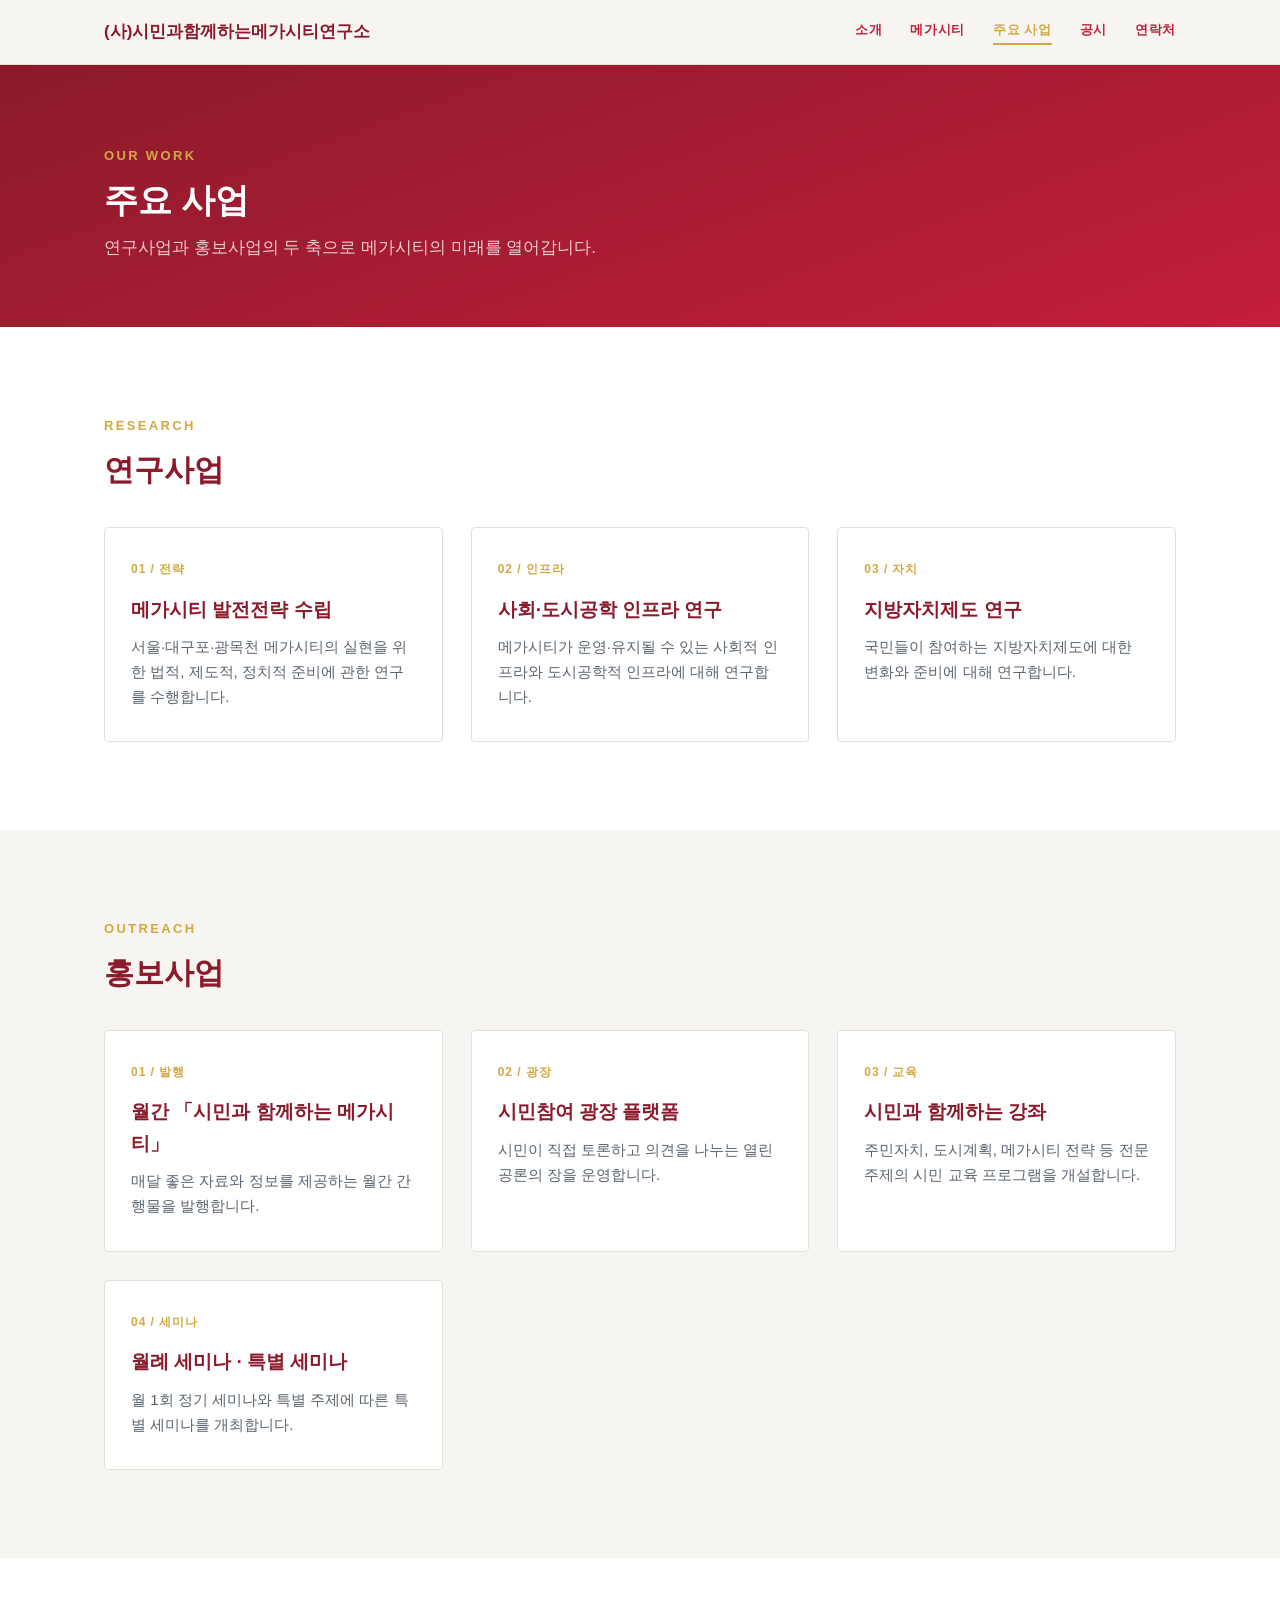
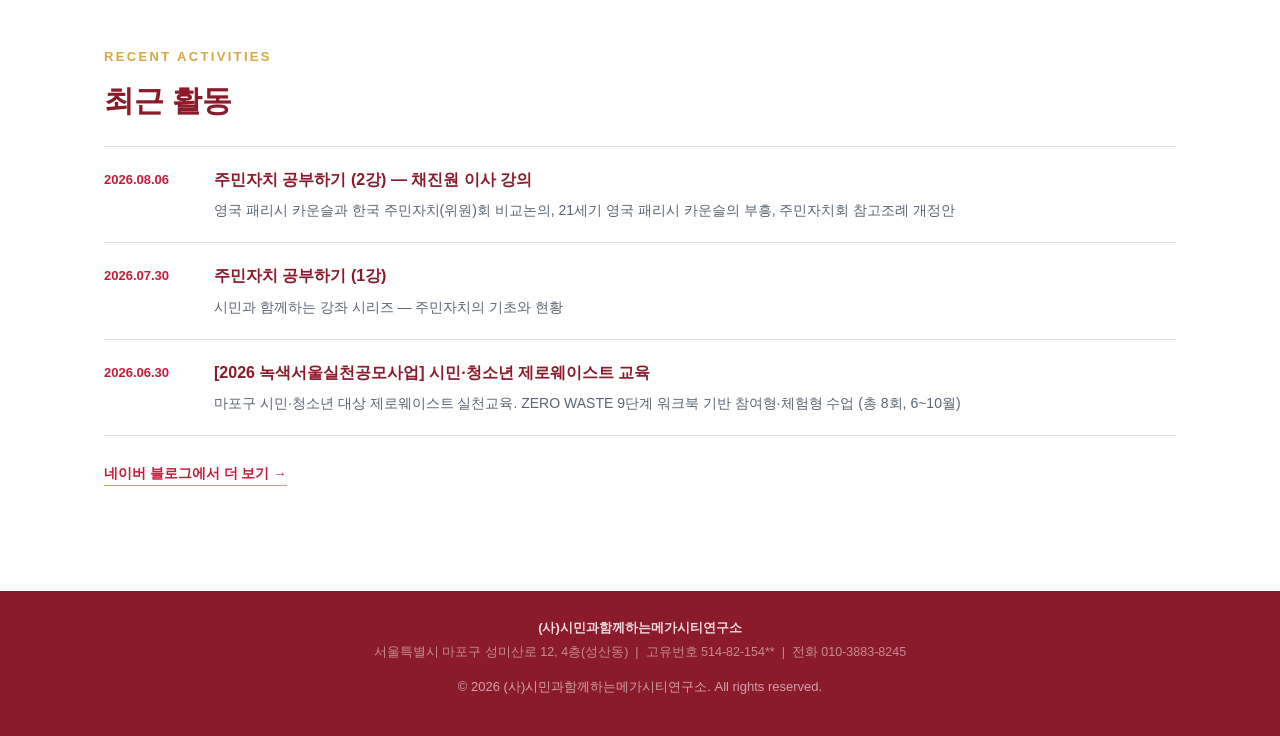
<file: work.html>
<!DOCTYPE html>
<html lang="ko">
<head>
<meta charset="UTF-8">
<meta name="viewport" content="width=device-width, initial-scale=1.0">
<title>주요 사업 | (사)시민과함께하는메가시티연구소</title>
<meta name="description" content="메가시티 발전전략 연구, 시민 강좌, 월례세미나, 시민참여 광장 — 연구사업과 홍보사업을 소개합니다.">
<link rel="stylesheet" href="css/style.css">
</head>
<body>
<header class="site-header"><div class="container header-inner"><a href="index.html" class="logo">(사)시민과함께하는메가시티연구소</a><button class="menu-toggle" aria-label="메뉴 열기">☰</button><nav class="main-nav"><a href="about.html">소개</a><a href="megacity.html">메가시티</a><a href="work.html" class="active">주요 사업</a><a href="disclosure.html">공시</a><a href="contact.html">연락처</a></nav></div></header>

<section class="page-hero"><div class="container"><p class="eyebrow">OUR WORK</p><h1>주요 사업</h1><p class="hero-desc">연구사업과 홍보사업의 두 축으로 메가시티의 미래를 열어갑니다.</p></div></section>

<!-- 연구사업 -->
<section class="section" style="background:var(--white);">
  <div class="container">
    <p class="eyebrow">RESEARCH</p>
    <h2>연구사업</h2>
    <div class="work-grid">
      <div class="work-card"><span class="work-num">01 / 전략</span><h3>메가시티 발전전략 수립</h3><p>서울·대구포·광목천 메가시티의 실현을 위한 법적, 제도적, 정치적 준비에 관한 연구를 수행합니다.</p></div>
      <div class="work-card"><span class="work-num">02 / 인프라</span><h3>사회·도시공학 인프라 연구</h3><p>메가시티가 운영·유지될 수 있는 사회적 인프라와 도시공학적 인프라에 대해 연구합니다.</p></div>
      <div class="work-card"><span class="work-num">03 / 자치</span><h3>지방자치제도 연구</h3><p>국민들이 참여하는 지방자치제도에 대한 변화와 준비에 대해 연구합니다.</p></div>
    </div>
  </div>
</section>

<!-- 홍보사업 -->
<section class="section work">
  <div class="container">
    <p class="eyebrow">OUTREACH</p>
    <h2>홍보사업</h2>
    <div class="work-grid">
      <div class="work-card"><span class="work-num">01 / 발행</span><h3>월간 「시민과 함께하는 메가시티」</h3><p>매달 좋은 자료와 정보를 제공하는 월간 간행물을 발행합니다.</p></div>
      <div class="work-card"><span class="work-num">02 / 광장</span><h3>시민참여 광장 플랫폼</h3><p>시민이 직접 토론하고 의견을 나누는 열린 공론의 장을 운영합니다.</p></div>
      <div class="work-card"><span class="work-num">03 / 교육</span><h3>시민과 함께하는 강좌</h3><p>주민자치, 도시계획, 메가시티 전략 등 전문 주제의 시민 교육 프로그램을 개설합니다.</p></div>
      <div class="work-card"><span class="work-num">04 / 세미나</span><h3>월례 세미나 · 특별 세미나</h3><p>월 1회 정기 세미나와 특별 주제에 따른 특별 세미나를 개최합니다.</p></div>
    </div>
  </div>
</section>

<!-- 최근 활동 -->
<section class="section" style="background:var(--white);">
  <div class="container">
    <p class="eyebrow">RECENT ACTIVITIES</p>
    <h2>최근 활동</h2>
    <div class="activity-list">
      <a href="https://blog.naver.com/PostView.naver?blogId=megacityseoul&logNo=224369097385" target="_blank" rel="noopener" class="activity-item">
        <span class="activity-date">2026.08.06</span>
        <div>
          <h3>주민자치 공부하기 (2강) — 채진원 이사 강의</h3>
          <p>영국 패리시 카운슬과 한국 주민자치(위원)회 비교논의, 21세기 영국 패리시 카운슬의 부흥, 주민자치회 참고조례 개정안</p>
        </div>
      </a>
      <a href="https://blog.naver.com/PostView.naver?blogId=megacityseoul&logNo=224369070658" target="_blank" rel="noopener" class="activity-item">
        <span class="activity-date">2026.07.30</span>
        <div>
          <h3>주민자치 공부하기 (1강)</h3>
          <p>시민과 함께하는 강좌 시리즈 — 주민자치의 기초와 현황</p>
        </div>
      </a>
      <a href="https://blog.naver.com/PostView.naver?blogId=megacityseoul&logNo=224331630206" target="_blank" rel="noopener" class="activity-item">
        <span class="activity-date">2026.06.30</span>
        <div>
          <h3>[2026 녹색서울실천공모사업] 시민·청소년 제로웨이스트 교육</h3>
          <p>마포구 시민·청소년 대상 제로웨이스트 실천교육. ZERO WASTE 9단계 워크북 기반 참여형·체험형 수업 (총 8회, 6~10월)</p>
        </div>
      </a>
    </div>
    <p style="margin-top:24px;"><a href="https://blog.naver.com/megacityseoul" target="_blank" rel="noopener" class="card-link">네이버 블로그에서 더 보기 &rarr;</a></p>
  </div>
</section>

<footer class="site-footer"><div class="container footer-inner"><p class="footer-org">(사)시민과함께하는메가시티연구소</p><p class="footer-addr">서울특별시 마포구 성미산로 12, 4층(성산동) &nbsp;|&nbsp; 고유번호 514-82-154** &nbsp;|&nbsp; 전화 010-3883-8245</p><p>&copy; 2026 (사)시민과함께하는메가시티연구소. All rights reserved.</p></div></footer>
<script>document.querySelector(".menu-toggle").addEventListener("click",function(){document.querySelector(".main-nav").classList.toggle("open");this.textContent=this.textContent==="☰"?"✕":"☰"});</script>
</body>
</html>
</file>
<file: css/style.css>
:root {
  --navy: #c41e3a;
  --navy-deep: #8b1a2b;
  --gold: #d4a843;
  --ink: #1c1c1c;
  --muted: #5b6570;
  --paper: #f7f5f1;
  --white: #ffffff;
  --border: #e4e0d8;
  --max-width: 1120px;
}

* { box-sizing: border-box; }

html { scroll-behavior: smooth; }

body {
  margin: 0;
  font-family: "Pretendard", "Noto Sans KR", -apple-system, BlinkMacSystemFont,
    "Malgun Gothic", sans-serif;
  color: var(--ink);
  background: var(--paper);
  line-height: 1.65;
}

.container {
  max-width: var(--max-width);
  margin: 0 auto;
  padding: 0 24px;
}

.eyebrow {
  font-size: 13px;
  letter-spacing: 0.18em;
  color: var(--gold);
  font-weight: 700;
  margin: 0 0 12px;
  text-transform: uppercase;
}

h1, h2, h3 {
  font-weight: 800;
  color: var(--navy-deep);
  margin: 0 0 20px;
}

h1 { font-size: 40px; line-height: 1.35; }
h2 { font-size: 30px; line-height: 1.4; }
h3 { font-size: 19px; margin-bottom: 10px; }

.section-desc { color: var(--muted); font-size: 16px; max-width: 640px; }

/* Header */
.site-header {
  position: sticky;
  top: 0;
  background: rgba(247, 245, 241, 0.92);
  backdrop-filter: blur(8px);
  border-bottom: 1px solid var(--border);
  z-index: 100;
}

.header-inner {
  display: flex;
  align-items: center;
  justify-content: space-between;
  padding: 18px 24px;
}

.logo {
  font-weight: 800;
  font-size: 17px;
  color: var(--navy-deep);
  text-decoration: none;
}

.main-nav { display: flex; gap: 28px; }

.main-nav a {
  font-size: 13px;
  font-weight: 600;
  letter-spacing: 0.05em;
  color: var(--navy);
  text-decoration: none;
}

.main-nav a:hover { color: var(--gold); }

/* Hero */
.hero {
  background: linear-gradient(160deg, var(--navy-deep) 0%, var(--navy) 100%);
  color: var(--white);
  padding: 110px 0 90px;
}

.hero-flex {
  display: flex;
  align-items: center;
  justify-content: space-between;
  gap: 48px;
}

.hero-text { flex: 1; }

.hero h1 { color: var(--white); }

.hero-desc {
  color: rgba(255, 255, 255, 0.78);
  font-size: 17px;
  max-width: 600px;
  margin-top: 8px;
}

.hero-logo { flex-shrink: 0; }
.hero-logo img {
  max-width: 280px;
  border-radius: 10px;
  box-shadow: 0 8px 32px rgba(0,0,0,0.25);
}

/* Sections */
.section { padding: 88px 0; }
.about { background: var(--white); }
.work { background: var(--paper); }
.megacity {
  background: var(--navy-deep);
  color: var(--white);
}
.megacity h2 { color: var(--white); }
.megacity .section-desc { color: rgba(255,255,255,0.7); }
.transparency { background: var(--white); }
.contact { background: var(--paper); text-align: center; }
.contact .section-desc { margin: 0 auto 28px; }

/* About content */
.about-content {
  display: grid;
  grid-template-columns: 1.3fr 1fr;
  gap: 48px;
  margin-top: 28px;
  align-items: start;
}
.about-text p {
  color: var(--muted);
  font-size: 15.5px;
  margin: 0 0 14px;
  line-height: 1.75;
}
.about-text p:last-child { margin-bottom: 0; }

.info-table {
  width: 100%;
  border-collapse: collapse;
  font-size: 14px;
}
.info-table th, .info-table td {
  padding: 11px 14px;
  border-bottom: 1px solid var(--border);
  text-align: left;
  vertical-align: top;
}
.info-table th {
  font-weight: 700;
  color: var(--navy-deep);
  white-space: nowrap;
  width: 120px;
}
.info-table td { color: var(--ink); }
.info-table tr:last-child th,
.info-table tr:last-child td { border-bottom: none; }

/* Megacity grid */
.mega-grid {
  display: grid;
  grid-template-columns: repeat(3, 1fr);
  gap: 24px;
  margin-top: 36px;
}
.mega-card {
  background: rgba(255,255,255,0.07);
  border: 1px solid rgba(255,255,255,0.12);
  border-radius: 6px;
  padding: 30px 26px;
}
.mega-label {
  display: inline-block;
  font-size: 11px;
  font-weight: 800;
  letter-spacing: 0.1em;
  color: var(--gold);
  background: rgba(201,162,75,0.12);
  padding: 3px 10px;
  border-radius: 3px;
  margin-bottom: 14px;
  text-transform: uppercase;
}
.mega-card h3 { color: var(--white); font-size: 18px; margin-bottom: 12px; }
.mega-card p { color: rgba(255,255,255,0.75); font-size: 14.5px; margin: 0 0 10px; }
.mega-card p:last-child { margin-bottom: 0; }
.mega-list {
  list-style: none;
  padding: 0;
  margin: 12px 0 0;
}
.mega-list li {
  color: rgba(255,255,255,0.75);
  font-size: 14.5px;
  padding: 6px 0;
  border-bottom: 1px solid rgba(255,255,255,0.08);
}
.mega-list li:last-child { border-bottom: none; }
.mega-list strong { color: var(--white); }

/* Contact grid */
.contact-grid {
  display: grid;
  grid-template-columns: repeat(2, 1fr);
  gap: 24px;
  margin-top: 32px;
  text-align: left;
}
.contact-card {
  background: var(--white);
  border: 1px solid var(--border);
  border-radius: 4px;
  padding: 28px 26px;
}
.contact-card h3 { font-size: 17px; margin-bottom: 16px; }
.contact-dl {
  display: grid;
  grid-template-columns: 72px 1fr;
  gap: 6px 12px;
  font-size: 14.5px;
  margin: 0;
}
.contact-dl dt { font-weight: 700; color: var(--navy-deep); }
.contact-dl dd { margin: 0; color: var(--ink); }
.contact-dl a { color: var(--navy); text-decoration: none; border-bottom: 1px solid var(--gold); }
.contact-dl a:hover { color: var(--gold); }
.contact-note {
  margin: 16px 0 0;
  font-size: 13.5px;
  color: var(--muted);
  padding-top: 14px;
  border-top: 1px solid var(--border);
}

.support-buttons {
  display: flex;
  flex-wrap: wrap;
  gap: 10px;
  margin-top: 16px;
}
.btn-outline {
  background: transparent !important;
  color: var(--navy-deep) !important;
  border: 2px solid var(--navy-deep);
}
.btn-outline:hover { background: var(--navy-deep) !important; color: var(--white) !important; }

.qr-codes {
  display: flex;
  gap: 20px;
  margin-top: 20px;
  padding-top: 16px;
  border-top: 1px solid var(--border);
}
.qr-item {
  display: flex;
  flex-direction: column;
  align-items: center;
  gap: 8px;
}
.qr-item img { border-radius: 8px; border: 1px solid var(--border); }
.qr-item span { font-size: 12.5px; color: var(--muted); font-weight: 600; }

/* Footer enhanced */
.footer-inner { text-align: center; }
.footer-org { font-weight: 700; color: rgba(255,255,255,0.85); margin: 0 0 4px; }
.footer-addr { color: rgba(255,255,255,0.5); font-size: 12.5px; margin: 0 0 12px; }

/* Work grid */
.work-grid {
  display: grid;
  grid-template-columns: repeat(3, 1fr);
  gap: 28px;
  margin-top: 36px;
}

.work-card {
  background: var(--white);
  border: 1px solid var(--border);
  border-radius: 4px;
  padding: 32px 26px;
}

.work-num {
  display: block;
  font-size: 12px;
  font-weight: 700;
  letter-spacing: 0.08em;
  color: var(--gold);
  margin-bottom: 14px;
}

.work-card p { color: var(--muted); font-size: 15px; margin: 0; }

/* Transparency grid */
.transparency-grid {
  display: grid;
  grid-template-columns: repeat(2, 1fr);
  gap: 24px;
  margin-top: 36px;
}

.transparency-card {
  border: 1px solid var(--border);
  border-radius: 4px;
  padding: 28px 26px;
  background: var(--paper);
}

.transparency-card p { color: var(--muted); font-size: 14.5px; margin: 0 0 12px; }

.card-link {
  display: inline-block;
  font-size: 13.5px;
  font-weight: 700;
  color: var(--navy);
  text-decoration: none;
  border-bottom: 1px solid var(--gold);
}
.card-link:hover { color: var(--gold); }

/* Disclosure page */
.disclosure-hero {
  background: linear-gradient(160deg, var(--navy-deep) 0%, var(--navy) 100%);
  color: var(--white);
  padding: 80px 0 56px;
}
.disclosure-hero h1 { color: var(--white); font-size: 32px; margin-bottom: 14px; }
.disclosure-hero .hero-desc { color: rgba(255,255,255,0.8); max-width: 680px; }

.disclosure-body { background: var(--white); padding-top: 56px; }

.dsc-h2 {
  font-size: 20px;
  margin: 48px 0 16px;
  padding-bottom: 10px;
  border-bottom: 2px solid var(--navy-deep);
}
.dsc-h2:first-child { margin-top: 0; }

.dsc-unit { font-size: 13px; font-weight: 500; color: var(--muted); margin-left: 8px; }

.table-scroll { overflow-x: auto; -webkit-overflow-scrolling: touch; }

.dsc-table {
  width: 100%;
  border-collapse: collapse;
  font-size: 14px;
  min-width: 480px;
}

.dsc-table th, .dsc-table td {
  border: 1px solid var(--border);
  padding: 9px 12px;
  text-align: center;
}

.dsc-table thead th {
  background: var(--navy-deep);
  color: var(--white);
  font-weight: 700;
}

.dsc-basic th {
  background: var(--paper);
  color: var(--navy-deep);
  font-weight: 700;
  text-align: left;
  width: 18%;
}
.dsc-basic td { text-align: left; }

.dsc-monthly td:first-child { font-weight: 600; }
.dsc-monthly td:not(:first-child) { text-align: right; }
.dsc-monthly th:not(:first-child) { text-align: right; }
.dsc-purpose td:nth-child(2) { text-align: left; }
.dsc-total { background: var(--paper); font-weight: 700; }

.dsc-none {
  color: var(--muted);
  font-size: 14.5px;
  padding: 18px 0;
}

.dsc-download {
  margin-top: 40px;
  text-align: center;
}
.download-button {
  display: inline-block;
  background: var(--navy-deep);
  color: var(--white);
  padding: 14px 32px;
  border-radius: 4px;
  text-decoration: none;
  font-weight: 700;
  font-size: 15px;
  letter-spacing: 0.02em;
  transition: background 0.2s;
}
.download-button:hover { background: var(--navy); }

.dsc-certify {
  margin-top: 44px;
  padding-top: 24px;
  border-top: 1px solid var(--border);
  text-align: center;
}
.dsc-certify p { margin: 0 0 8px; font-size: 14.5px; color: var(--ink); }
.dsc-certify-meta { color: var(--muted); font-size: 13.5px; }

/* Disclosure notice (법인세법 시행령 제39조 1항) */
.disclosure-notice {
  margin-top: 44px;
  padding: 26px 28px;
  background: var(--paper);
  border: 1px solid var(--border);
  border-left: 4px solid var(--navy);
  border-radius: 4px;
}

.disclosure-notice p {
  margin: 0 0 16px;
  font-size: 14.5px;
  color: var(--ink);
  line-height: 1.7;
}

.disclosure-links {
  list-style: none;
  margin: 0;
  padding: 0;
  display: flex;
  flex-direction: column;
  gap: 8px;
}

.disclosure-links li {
  display: flex;
  align-items: baseline;
  gap: 10px;
  font-size: 14.5px;
}

.disclosure-label {
  font-weight: 700;
  color: var(--navy-deep);
  min-width: 96px;
}

.disclosure-links a {
  color: var(--navy);
  text-decoration: none;
  border-bottom: 1px solid var(--gold);
}

.disclosure-links a:hover { color: var(--gold); }

/* Contact button */
.contact-button {
  display: inline-block;
  background: var(--navy-deep);
  color: var(--white);
  padding: 14px 32px;
  border-radius: 3px;
  text-decoration: none;
  font-weight: 700;
  font-size: 14px;
  letter-spacing: 0.03em;
}

.contact-button:hover { background: var(--gold); color: var(--navy-deep); }

/* Footer */
.site-footer {
  background: var(--navy-deep);
  color: rgba(255, 255, 255, 0.6);
  padding: 26px 0;
  text-align: center;
  font-size: 13px;
}

/* Team grid */
.team-grid {
  display: grid;
  grid-template-columns: repeat(3, 1fr);
  gap: 20px;
  margin-top: 28px;
}
.team-card {
  background: var(--white);
  border: 1px solid var(--border);
  border-radius: 6px;
  padding: 24px 22px;
}
.team-role {
  display: inline-block;
  font-size: 11px;
  font-weight: 800;
  letter-spacing: 0.08em;
  color: var(--white);
  background: var(--navy);
  padding: 2px 10px;
  border-radius: 3px;
  margin-bottom: 10px;
}
.team-card h3 { font-size: 18px; margin-bottom: 8px; }
.team-card p { color: var(--muted); font-size: 13.5px; margin: 0; line-height: 1.7; }

/* Vision quote */
.vision-section {
  background: var(--navy-deep);
  color: var(--white);
  text-align: center;
  padding: 56px 0;
}
.vision-quote {
  font-size: 20px;
  font-weight: 600;
  line-height: 1.7;
  color: var(--white);
  max-width: 700px;
  margin: 0 auto;
  border: none;
  padding: 0;
  quotes: none;
}
.vision-author {
  color: var(--gold);
  font-weight: 700;
  margin-top: 18px;
}

/* Activity list */
.activity-list { margin-top: 24px; }
.activity-item {
  display: flex;
  gap: 20px;
  align-items: flex-start;
  padding: 20px 0;
  border-bottom: 1px solid var(--border);
  text-decoration: none;
  color: inherit;
  transition: background 0.15s;
}
.activity-item:first-child { border-top: 1px solid var(--border); }
.activity-item:hover { background: var(--paper); }
.activity-date {
  flex-shrink: 0;
  font-size: 13px;
  font-weight: 700;
  color: var(--navy);
  min-width: 90px;
  padding-top: 2px;
}
.activity-item h3 { font-size: 16px; margin-bottom: 6px; }
.activity-item p { color: var(--muted); font-size: 14px; margin: 0; }

/* Page hero (category pages) */
.page-hero {
  background: linear-gradient(160deg, var(--navy-deep) 0%, var(--navy) 100%);
  color: var(--white);
  padding: 80px 0 48px;
}
.page-hero h1 { color: var(--white); font-size: 34px; margin-bottom: 10px; }
.page-hero .hero-desc { color: rgba(255,255,255,0.78); max-width: 600px; }
.megacity-hero { padding-bottom: 56px; }

/* Active nav link */
.main-nav a.active { color: var(--gold); border-bottom: 2px solid var(--gold); padding-bottom: 2px; }

/* Category cards (landing page) */
.categories { background: var(--white); }
.cat-grid {
  display: grid;
  grid-template-columns: repeat(3, 1fr);
  gap: 24px;
}
.cat-card {
  display: block;
  background: var(--paper);
  border: 1px solid var(--border);
  border-radius: 6px;
  padding: 32px 26px;
  text-decoration: none;
  color: inherit;
  transition: border-color 0.2s, box-shadow 0.2s;
}
.cat-card:hover {
  border-color: var(--navy);
  box-shadow: 0 4px 16px rgba(0,0,0,0.08);
}
.cat-icon { font-size: 28px; display: block; margin-bottom: 14px; }
.cat-card h3 { font-size: 18px; margin-bottom: 8px; }
.cat-card p { color: var(--muted); font-size: 14.5px; margin: 0; }

/* Megacity light cards (for white background pages) */
.mega-grid-light {
  display: grid;
  grid-template-columns: repeat(3, 1fr);
  gap: 24px;
}
.mega-card-light {
  background: var(--paper);
  border: 1px solid var(--border);
  border-radius: 6px;
  padding: 30px 26px;
}
.mega-label-light {
  display: inline-block;
  font-size: 11px;
  font-weight: 800;
  letter-spacing: 0.1em;
  color: var(--white);
  background: var(--navy);
  padding: 3px 10px;
  border-radius: 3px;
  margin-bottom: 14px;
  text-transform: uppercase;
}
.mega-card-light h3 { font-size: 18px; margin-bottom: 12px; }
.mega-card-light p { color: var(--muted); font-size: 14.5px; margin: 0 0 10px; }
.mega-list-light {
  list-style: none;
  padding: 0;
  margin: 12px 0 0;
}
.mega-list-light li {
  color: var(--muted);
  font-size: 14.5px;
  padding: 6px 0;
  border-bottom: 1px solid var(--border);
}
.mega-list-light li:last-child { border-bottom: none; }
.mega-list-light strong { color: var(--ink); }

/* Responsive */
.menu-toggle { display: none; }

@media (max-width: 860px) {
  .header-inner { flex-direction: column; gap: 10px; padding: 14px 24px; }
  .main-nav { display: flex; flex-wrap: wrap; gap: 6px 16px; justify-content: center; }
  .main-nav a { font-size: 13px; }
  h1 { font-size: 30px; }
  h2 { font-size: 24px; }
  .about-content { grid-template-columns: 1fr; gap: 28px; }
  .mega-grid { grid-template-columns: 1fr; }
  .work-grid { grid-template-columns: 1fr; }
  .transparency-grid { grid-template-columns: 1fr; }
  .contact-grid { grid-template-columns: 1fr; }
  .hero { padding: 80px 0 60px; }
  .hero-flex { flex-direction: column; text-align: center; }
  .hero-logo img { max-width: 200px; }
  .cat-grid { grid-template-columns: repeat(2, 1fr); }
  .mega-grid-light { grid-template-columns: 1fr; }
  .team-grid { grid-template-columns: 1fr; }
  .activity-item { flex-direction: column; gap: 4px; }
}
</file>
